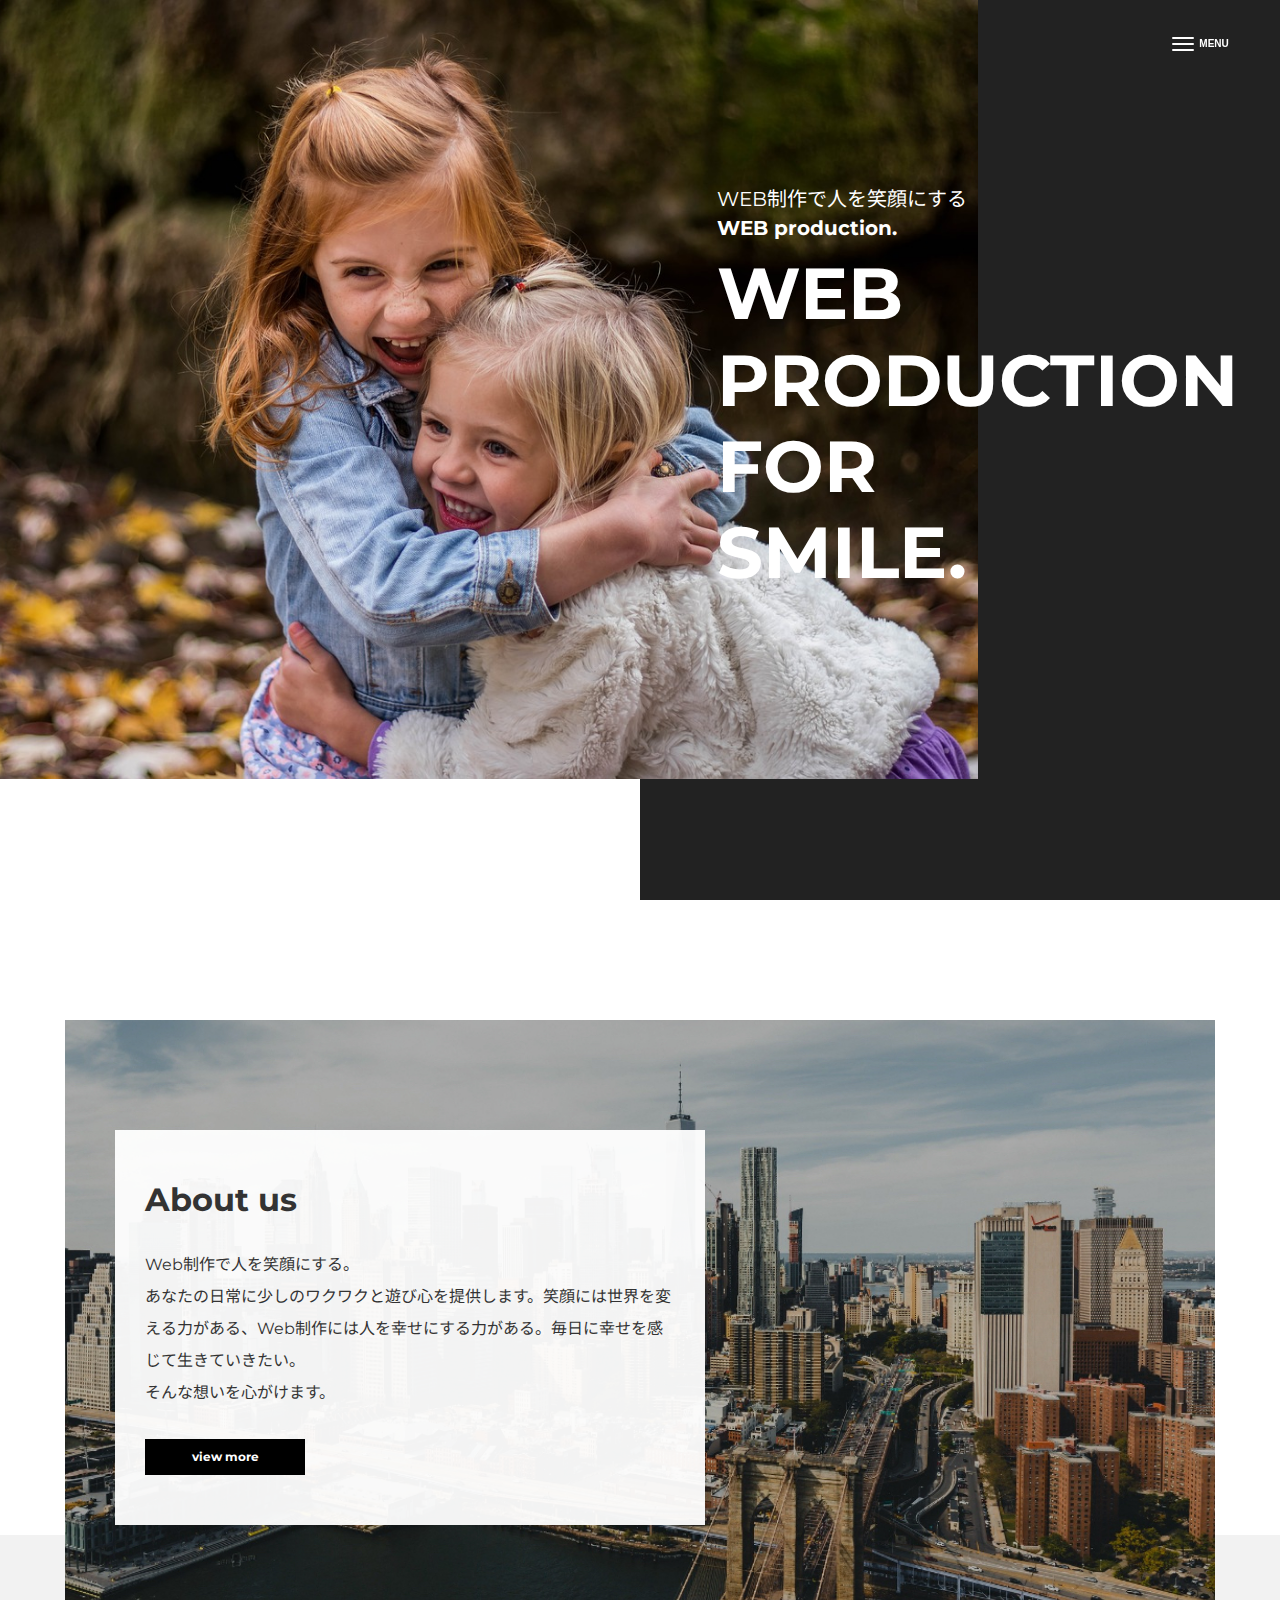
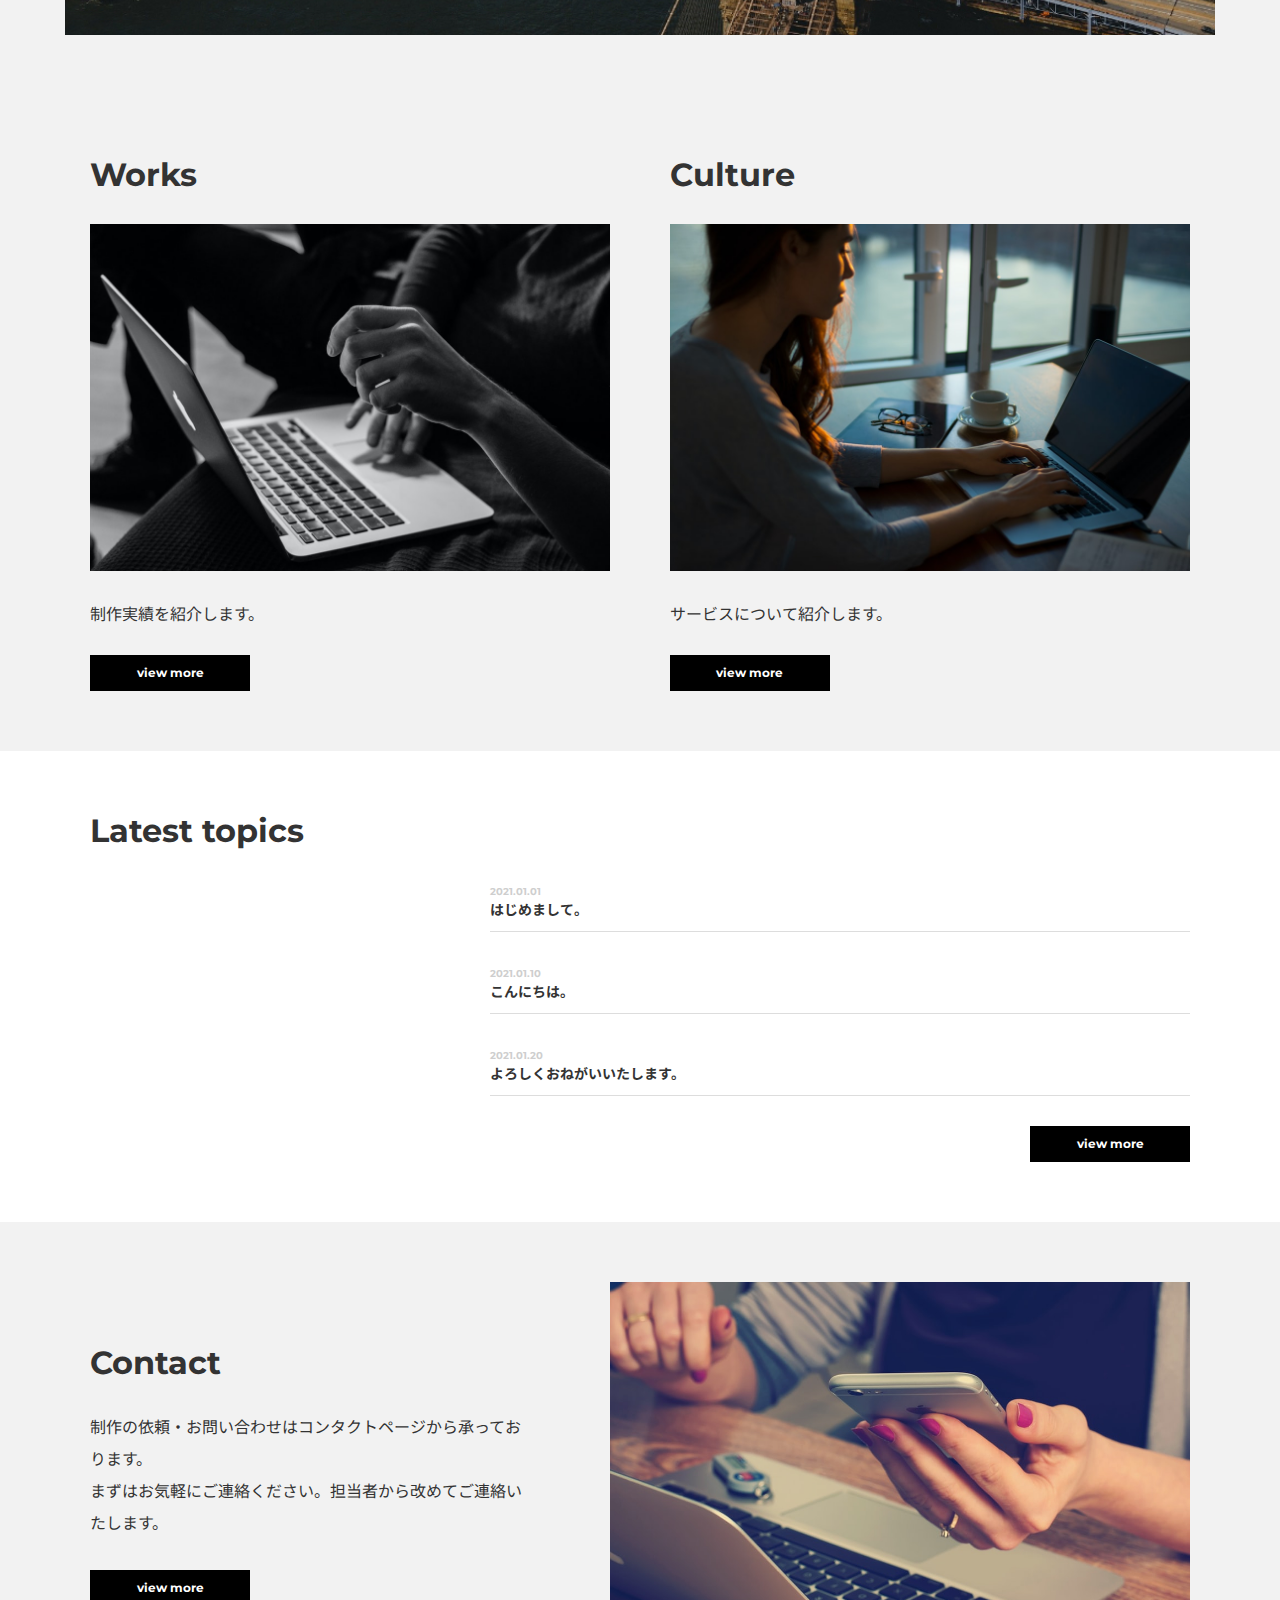
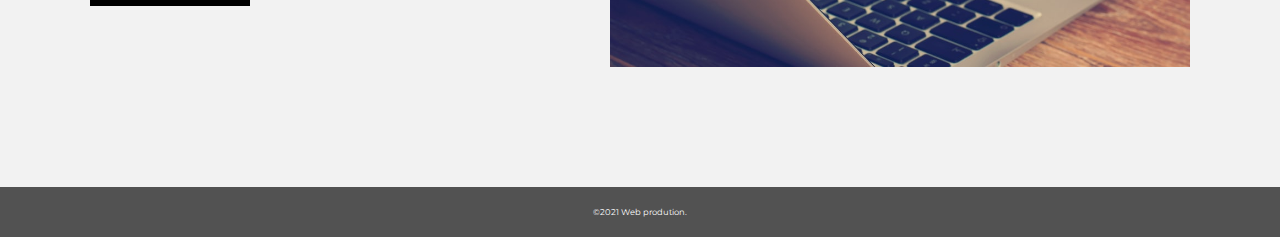
<file: index.html>
<!DOCTYPE html>
<html lang="ja">

<head>
  <meta charset="UTF-8">
  <meta name="viewport" content="width=device-width, initial-scale=1.0">
  <meta http-equiv="X-UA-Compatible" content="ie=edge">
  <title>WEB Production For smile | TOP</title>
  <link rel="stylesheet" href="./css/reset.css">
  <link href="https://fonts.googleapis.com/css?family=Montserrat:400,700|Noto+Sans+JP:400,700&display=swap" rel="stylesheet">
  <link rel="stylesheet" href="./css/style.css">
</head>

<body>
  <!-- header -->
  <header class="header flex-box">
    <h1 class="site-title">
      <a href="./index.html">
        <svg xmlns="http://www.w3.org/2000/svg" width="260" height="28.204" viewBox="0 0 260 28.204">
          <g id="site-logo" transform="translate(-59 -29)"></g>
        </svg>
      </a>
    </h1>
    <nav class="header-nav">
      <ul class="nav-list">
        <li class="nav-item"><a href="index.html">TOP</a></li>
        <li class="nav-item"><a href="./about/">About us</a></li>
        <li class="nav-item"><a href="#!">Works</a></li>
        <li class="nav-item"><a href="#!">Culture</a></li>
        <li class="nav-item"><a href="#!">Topics</a></li>
        <li class="nav-item"><a href="./contact/">Contact</a></li>
      </ul>
    </nav>
    <button class="burger-btn">
      <span class="bars">
        <span class="bar bar_top"></span>
        <span class="bar bar_mid"></span>
        <span class="bar bar_bottom"></span>
      </span>
      <span class="menu">menu</span>
    </button>
    <span class="burger-musk"></span>
  </header>
  <!-- //header -->

  <!-- main -->
  <main>
    <!-- fv -->
    <div class="fv">
      <div class="kv-wrapper">
        <div class="copy-wrapper">
          <p class="copy_jp">WEB制作で人を笑顔にする</p>
          <p class="copy_company">WEB production.</p>
          <p class="main-copy">
            Web<br>
            production<br>
            for<br>
            smile.
          </p>
        </div>
      </div>
    </div>
    <!-- //fv -->

    <!-- about -->
    <section class="section-wrapper">
      <div class="content-wrapper about-bg">
        <div class="about-content">
          <h2 class="section-title">About us</h2>
          <p class="section-text lines">
            Web制作で人を笑顔にする。<br>
            あなたの日常に少しのワクワクと遊び心を提供します。笑顔には世界を変える力がある、Web制作には人を幸せにする力がある。毎日に幸せを感じて生きていきたい。<br>
            そんな想いを心がけます。
          </p>
          <a href="./about/" class="link-btn">view more</a>
        </div>
      </div>
    </section>
    <!-- //about -->

    <div class="gray-bg l-section-wrapper">
      <div class="flex-box l-content-wrapper">
      <!-- Works -->
        <section class="s-section-wrapper">
          <div class="s-content-wrapper">
            <h2 class="section-title">Works</h2>
            <div class="section-img-wrapper"><img src="./images/works-img.jpg" alt="黒と白の椅子や机が並んでいるテラスの写真"></div>
            <p>制作実績を紹介します。</p>
            <a href="#!" class="link-btn">view more</a>
          </div>
        </section class="section-wrapper">
        <!-- //Works -->

        <!-- Clture -->
        <section class="s-section-wrapper">
          <div class="s-content-wrapper">
            <h2 class="section-title">Culture</h2>
            <div class="section-img-wrapper"><img src="./images/culture-img.jpg" alt="夕焼けをバックに飛び跳ねる6人の人物のシルエット"></div>
            <p>サービスについて紹介します。</p>
            <a href="#!" class="link-btn">view more</a>
          </div>
        </section>
        <!-- //Clture -->
      </div>
    </div>

    <!-- topics -->
    <section class="section-wrapper">
      <div class="content-wrapper">
        <h2 class="section-title">Latest topics</h2>
        <ul class="topics-list ml-auto">
          <li class="topics-item">
            <a href="#!">
              <time class="topics-date">2021.01.01</time>
              <h3 class="topics-title">はじめまして。</h3>
            </a>
          </li class="topics-item">
          <li class="topics-item">
            <a href="#!">
              <time class="topics-date">2021.01.10</time>
              <h3 class="topics-title">こんにちは。</h3>
            </a>
          </li>
          <li class="topics-item">
            <a href="#!">
              <time class="topics-date">2021.01.20</time>
              <h3 class="topics-title">よろしくおねがいいたします。</h3>
            </a>
          </li>
        </ul>
        <a href="#!" class="link-btn ml-auto">view more</a>
      </div>
    </section>
    <!-- //topics -->

    <!-- Contact -->
    <section class="section-wrapper gray-bg">
      <div class="content-wrapper flex-box">
        <div class="contact-content">
          <h2 class="section-title">Contact</h2>
          <p class="contact-text lines">
            制作の依頼・お問い合わせはコンタクトページから承っております。<br>
            まずはお気軽にご連絡ください。担当者から改めてご連絡いたします。
          </p>
          <a href="./contact/" class="link-btn">view more</a>
        </div>
        <div class="contact-img-wrapper"><img src="./images/contact-img.jpg" alt="屋外での集合写真"></div>
      </div>
    </section>
    <!-- //Contact -->

  </main>
  <!-- //main -->

  <!-- footer -->
  <footer class="footer">
    <small>&copy;2021 Web prodution.</small>
  </footer>
  <!-- //footer -->
  <script src="https://ajax.googleapis.com/ajax/libs/jquery/3.4.1/jquery.min.js"></script>
  <script src="./js/script.js"></script>
</body>
</html>
</file>
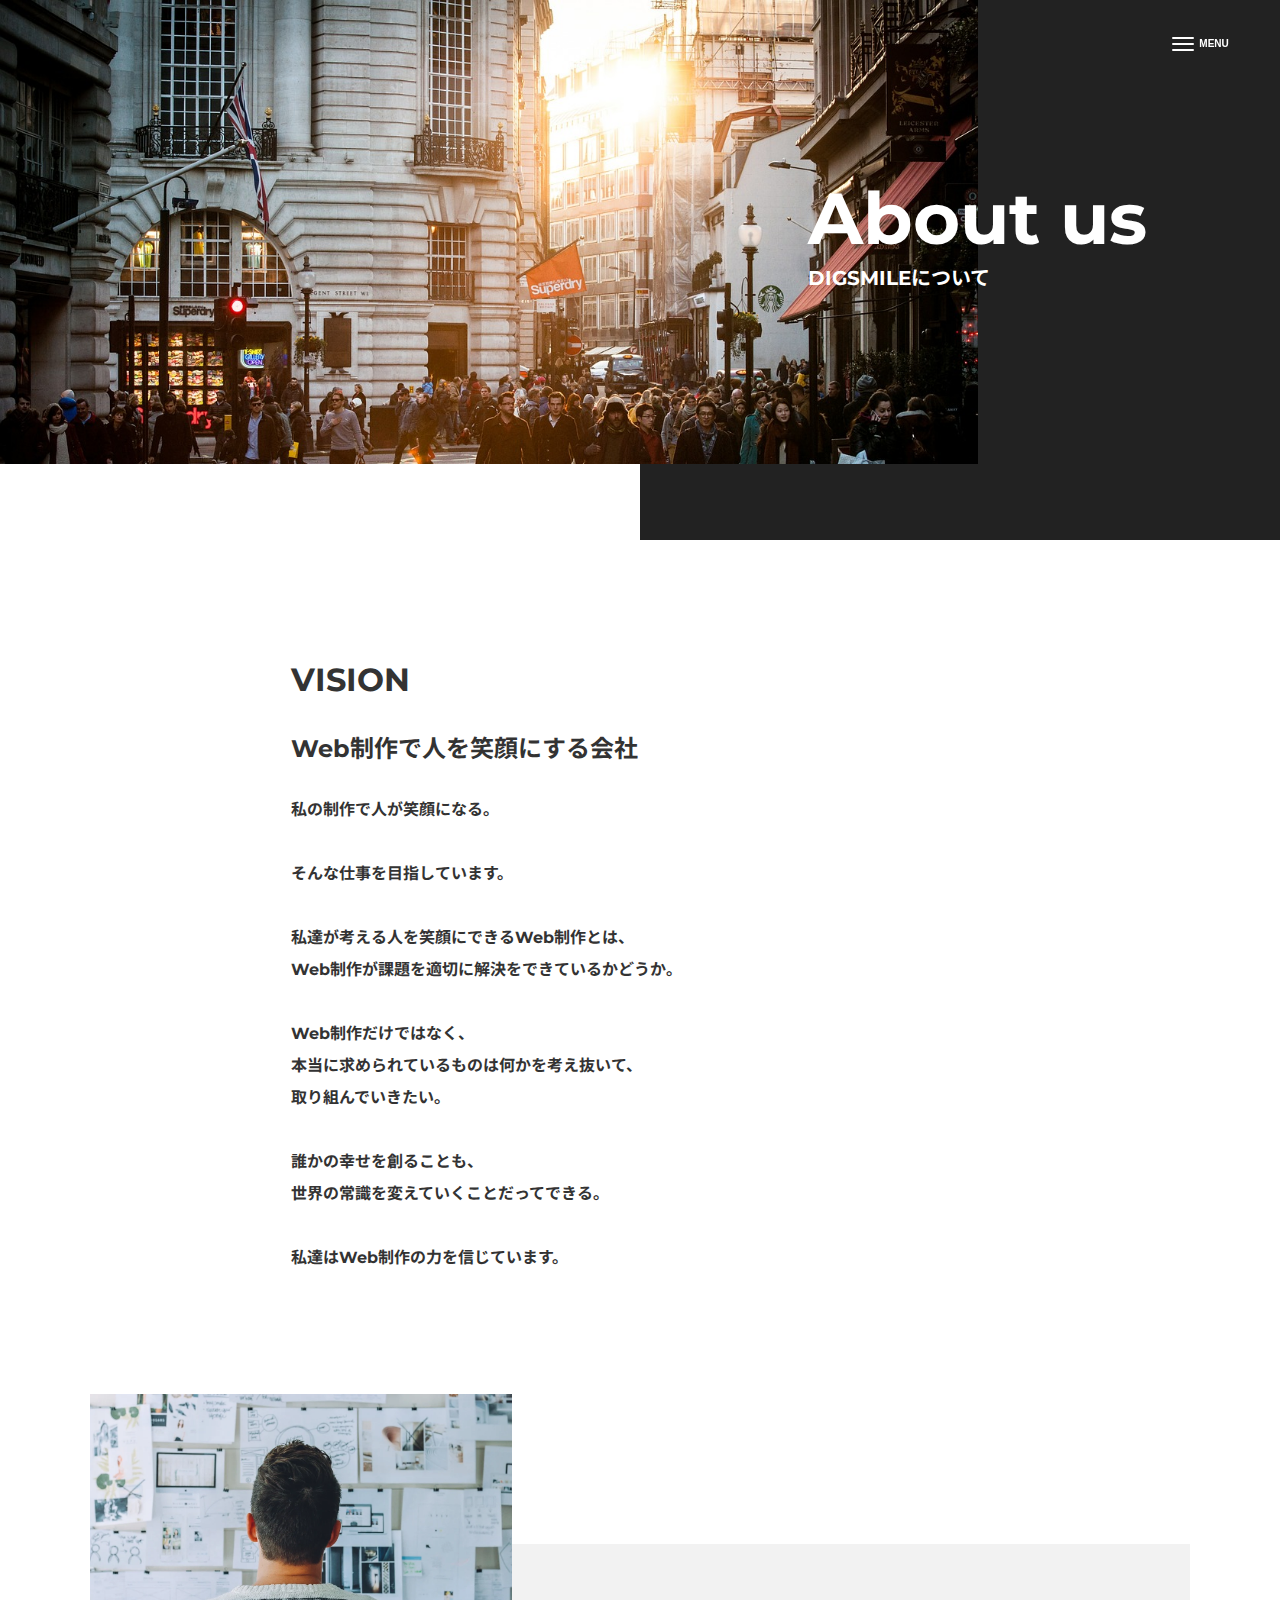
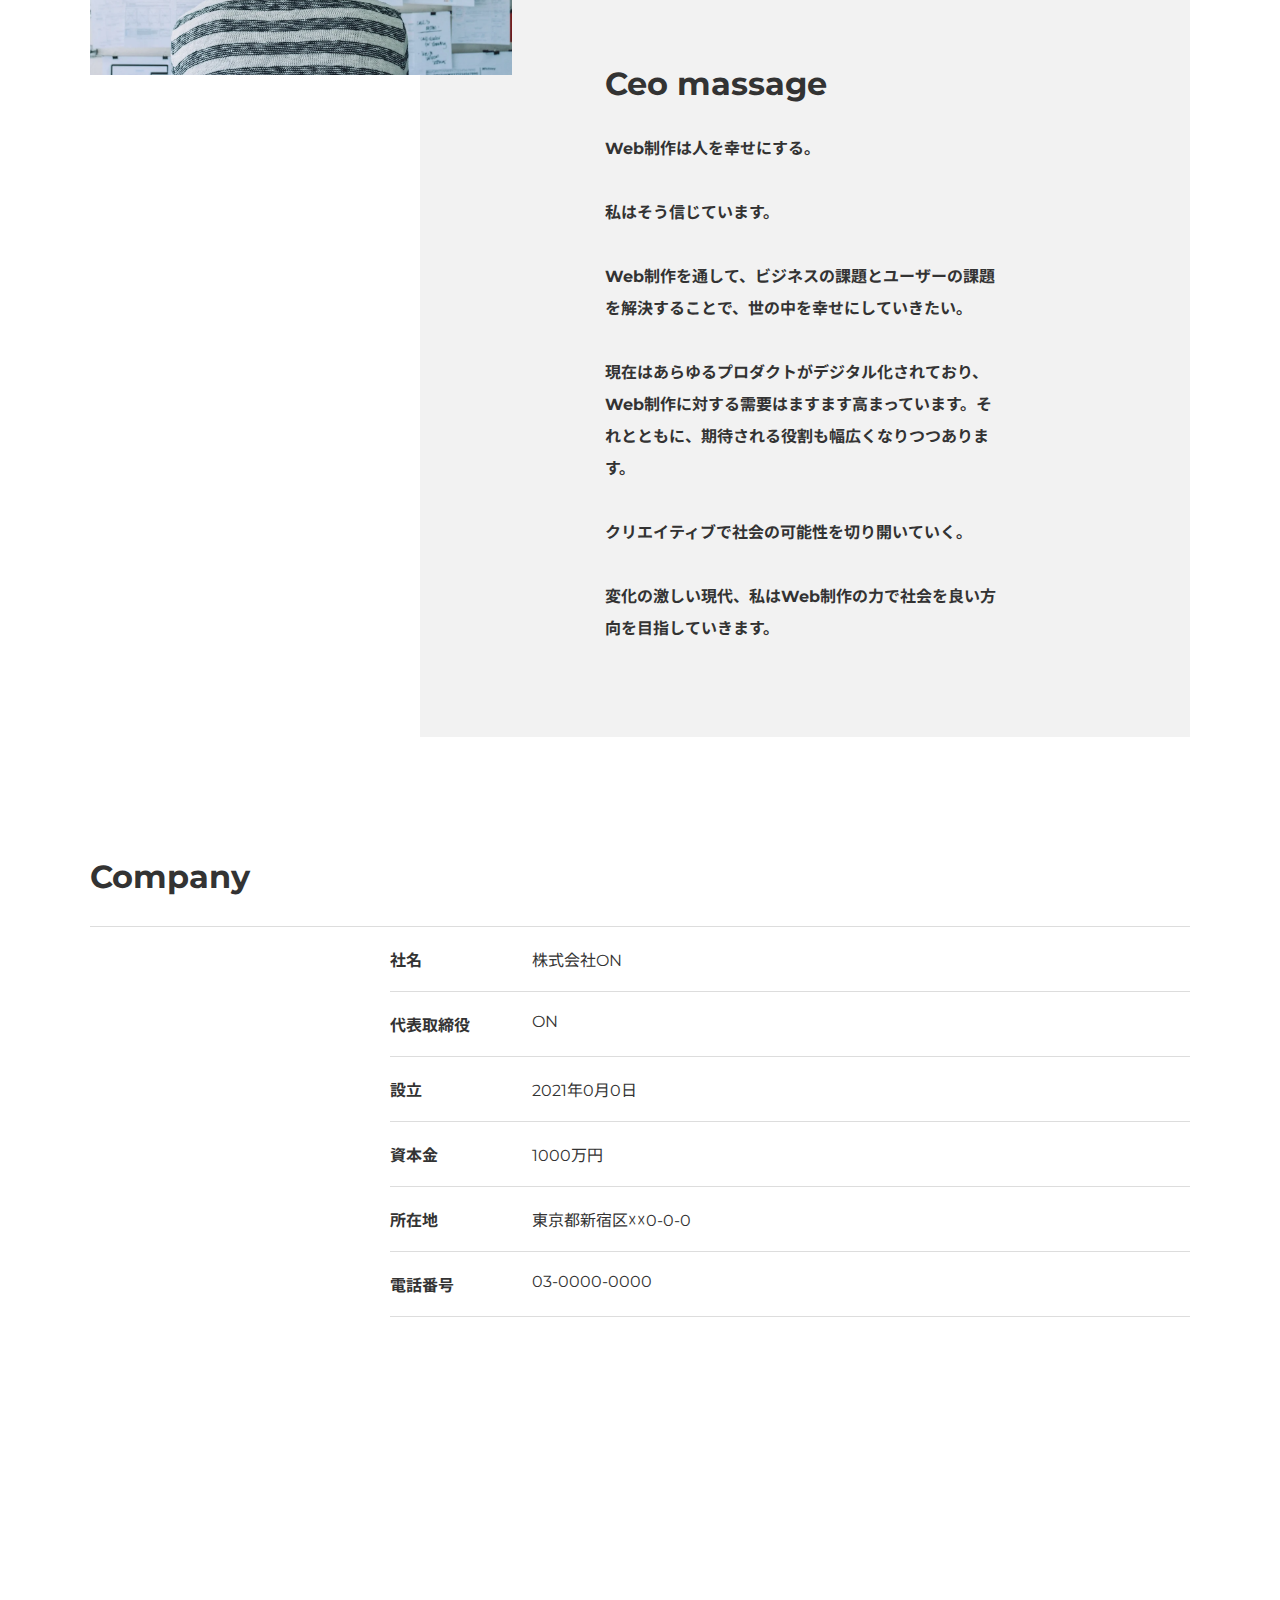
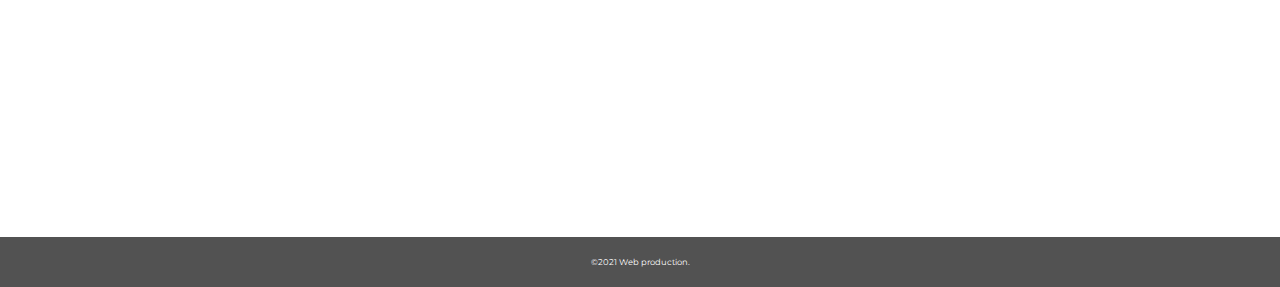
<file: about/index.html>
<!DOCTYPE html>
<html lang="ja">
<head>
  <meta charset="UTF-8">
  <meta name="viewport" content="width=device-width, initial-scale=1.0">
  <meta http-equiv="X-UA-Compatible" content="ie=edge">
  <title>WEB Production For smile. | about</title>
  <link rel="stylesheet" href="../css/reset.css">
  <link href="https://fonts.googleapis.com/css?family=Montserrat:400,700|Noto+Sans+JP:400,700&display=swap" rel="stylesheet">
  <link rel="stylesheet" href="../css/about.css">
</head>
<body>
  <!-- header -->
  <header class="header flex-box">
    <div class="site-title">
      <a href="../">
        <svg xmlns="http://www.w3.org/2000/svg" width="260" height="28.204" viewBox="0 0 260 28.204">
          <g id="site-logo" transform="translate(-59 -29)">
          </g>
        </svg>
      </a>
    </div>
    <nav class="header-nav">
      <ul class="nav-list">
        <li class="nav-item"><a href="../index.html">TOP</a></li>
        <li class="nav-item"><a href="./">About us</a></li>
        <li class="nav-item"><a href="#!">Works</a></li>
        <li class="nav-item"><a href="#!">Culture</a></li>
        <li class="nav-item"><a href="#!">Topics</a></li>
        <li class="nav-item"><a href="../contact/">Contact</a></li>
      </ul>
    </nav>
    <button class="burger-btn">
      <span class="bars">
        <span class="bar bar_top"></span>
        <span class="bar bar_mid"></span>
        <span class="bar bar_bottom"></span>
      </span>
      <span class="menu">menu</span>
    </button>
    <span class="burger-musk"></span>
  </header>
  <!-- //header -->

  <!-- main -->
  <main>
    <!-- fv -->
    <div class="fv">
      <div class="kv-wrapper">
        <h1 class="page-title">
          About us
          <span>DIGSMILEについて</span>
        </h1>
        </div>
      </div>
    </div>
    <!-- //fv -->

    <!-- vision -->
    <section class="section-wrapper">
      <div class="content-wrapper">
        <div class="vision-wrapper">
          <h2 class="section-title">VISION</h2>
          <p class="vision">Web制作で人を笑顔にする会社</p>
          <p class="vision-text lines">
            私の制作で人が笑顔になる。<br><br>

            そんな仕事を目指しています。<br><br>
            
            私達が考える人を笑顔にできるWeb制作とは、<br>
            Web制作が課題を適切に解決をできているかどうか。<br><br>
            
            Web制作だけではなく、<br>
            本当に求められているものは何かを考え抜いて、<br>
            取り組んでいきたい。<br><br>
            
            誰かの幸せを創ることも、<br>
            世界の常識を変えていくことだってできる。<br><br>
            
            私達はWeb制作の力を信じています。
          </p>
        </div>
      </div>
    </section>
    <!-- //vision -->

    <!-- ceo message -->
    <section class="section-wrapper">
      <div class="content-wrapper relative">
        <div class="vision-content gray-bg">
          <div class="vision-content-inner">
            <h2 class="section-title">Ceo massage</h2>
            <p class="ceo-message lines">
              Web制作は人を幸せにする。<br><br>  

              私はそう信じています。<br><br>

              Web制作を通して、ビジネスの課題とユーザーの課題を解決することで、世の中を幸せにしていきたい。<br><br>

              現在はあらゆるプロダクトがデジタル化されており、Web制作に対する需要はますます高まっています。それとともに、期待される役割も幅広くなりつつあります。<br><br>

              クリエイティブで社会の可能性を切り開いていく。<br><br>

              変化の激しい現代、私はWeb制作の力で社会を良い方向を目指していきます。<br><br>
            </p>
          </div>
          <div class="ceo-img-wrapper"><img src="../images/ceo-img.jpg" alt=""></div>
        </div>
      </div>
    </section>
    <!-- //ceo message -->
    

    <!-- company -->
    <section class="section-wrapper">
      <div class="content-wrapper">
        <h2 class="section-title">Company</h2>
        <dl class="company-info-list">
          <div>
            <dt class="company-info-title">社名</dt>
            <dd class="company-info-detail">株式会社ON</dd>
          </div>
          <div>
            <dt class="company-info-title">代表取締役</dt>
            <dd class="company-info-detail">ON</dd>
          </div>
          <div>
            <dt class="company-info-title">設立</dt>
            <dd class="company-info-detail">2021年0月0日</dd>
          </div>
          <div>
            <dt class="company-info-title">資本金</dt>
            <dd class="company-info-detail">1000万円</dd>
          </div>
          <div>
            <dt class="company-info-title">所在地</dt>
            <dd class="company-info-detail">東京都新宿区☓☓0-0-0</dd>
          </div>
          <div>
            <dt class="company-info-title">電話番号</dt>
            <dd class="company-info-detail">03-0000-0000</dd>
          </div>
        </dl>
        <div class="maps-outer">
          <iframe src="https://www.google.com/maps/embed?pb=!1m14!1m12!1m3!1d51840.012959975305!2d139.6741808742957!3d35.70159767986079!2m3!1f0!2f0!3f0!3m2!1i1024!2i768!4f13.1!5e0!3m2!1sja!2sjp!4v1579314444156!5m2!1sja!2sjp" width="600" height="450" frameborder="0" style="border:0;" allowfullscreen=""></iframe>
        </div>
      </div>
    </section>
    <!-- //company -->
  </main>
  <!-- //main -->

  <!-- footer -->
  <footer class="footer">
    <small>&copy;2021 Web production.</small>
  </footer>
  <!-- //footer -->
  <script src="https://ajax.googleapis.com/ajax/libs/jquery/3.4.1/jquery.min.js"></script>
  <script src="../js/script.js"></script>
</body>
</html>
</file>
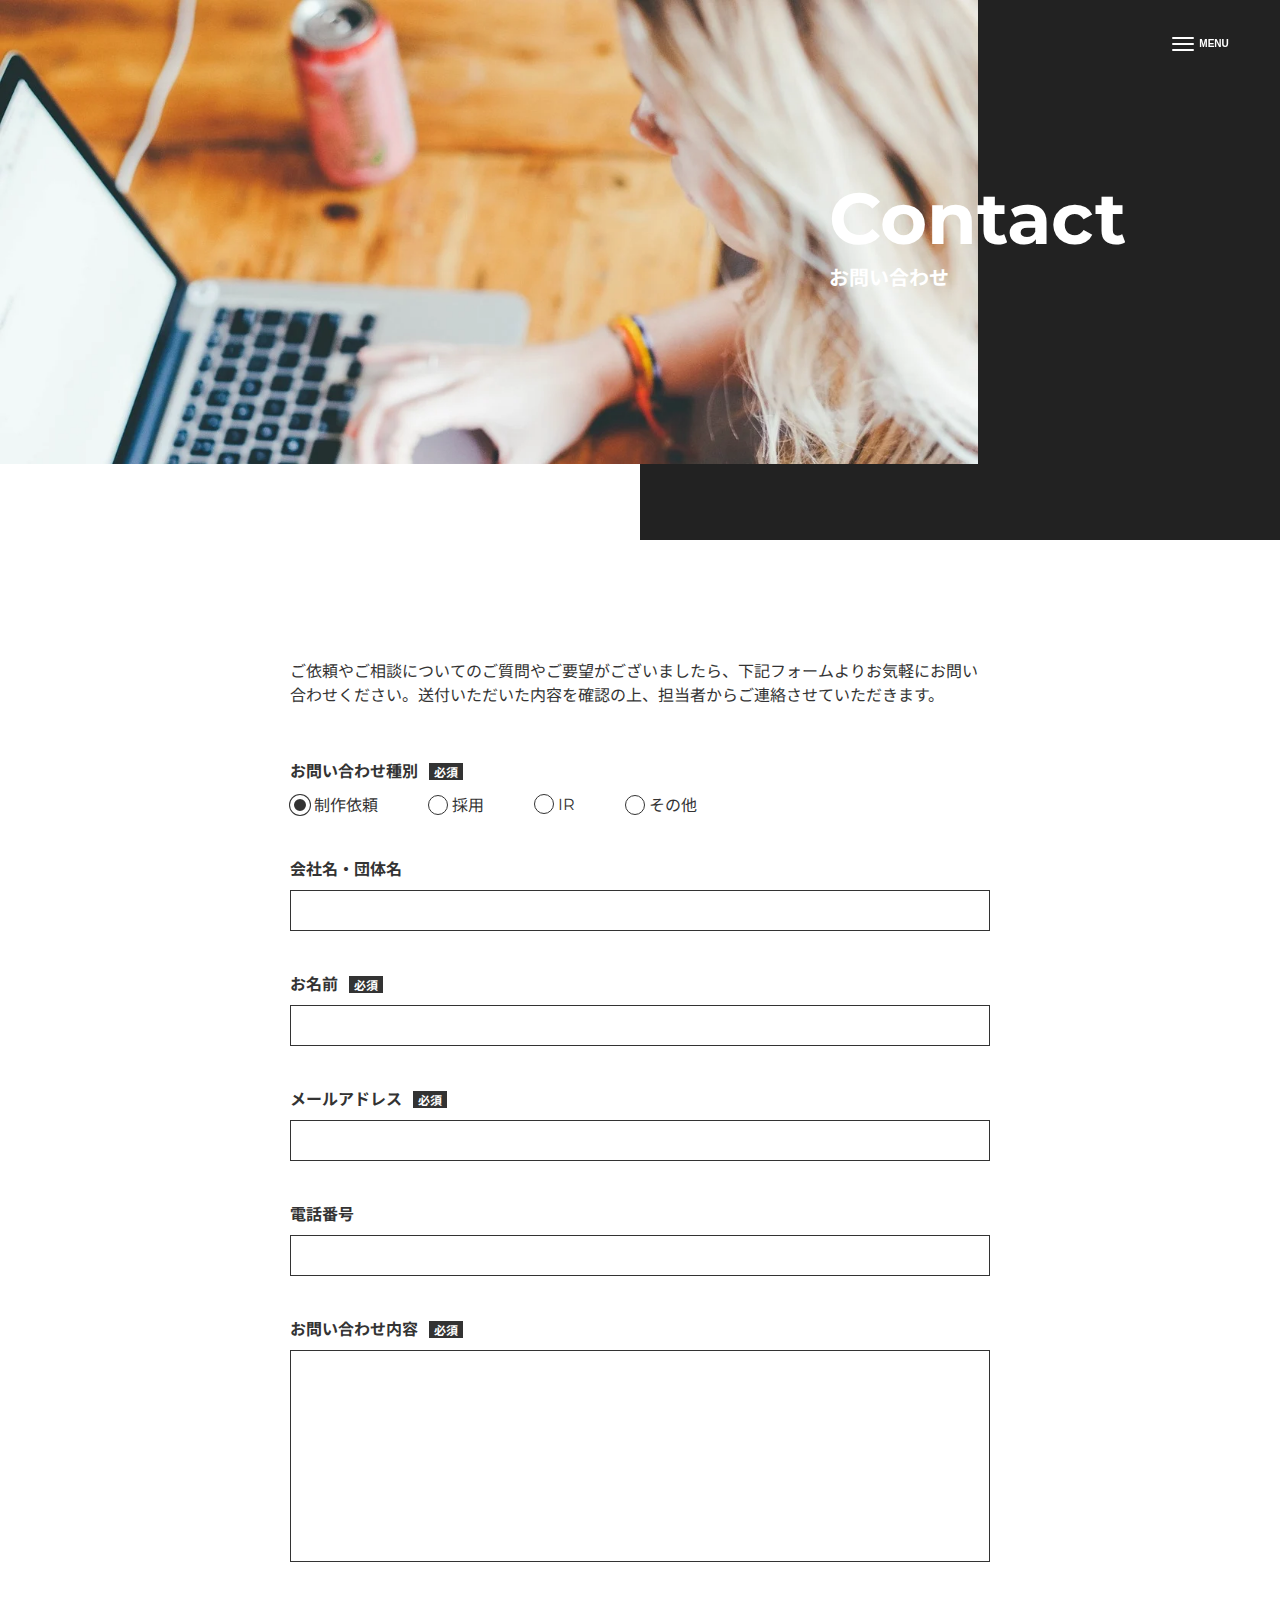
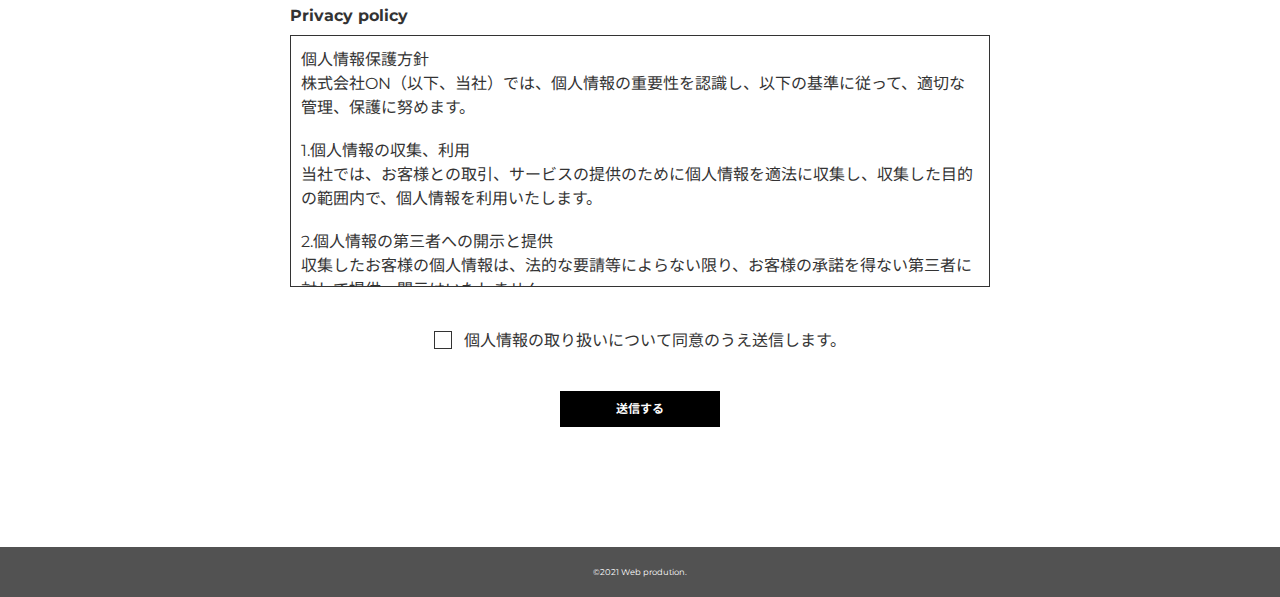
<file: contact/index.html>
<!DOCTYPE html>
<html lang="ja">
<head>
  <meta charset="UTF-8">
  <meta name="viewport" content="width=device-width, initial-scale=1.0">
  <meta http-equiv="X-UA-Compatible" content="ie=edge">
  <title>WEB Production For smile. | contact</title>
  <link rel="stylesheet" href="../css/reset.css">
  <link href="https://fonts.googleapis.com/css?family=Montserrat:400,700|Noto+Sans+JP:400,700&display=swap" rel="stylesheet">
  <link rel="stylesheet" href="../css/contact.css">
</head>
<body>
  <!-- header -->
  <header class="header flex-box">
    <div class="site-title">
      <a href="../">
        <svg xmlns="http://www.w3.org/2000/svg" width="260" height="28.204" viewBox="0 0 260 28.204">
          <g id="site-logo" transform="translate(-59 -29)">
          </g>
        </svg>
      </a>
    </div>
    <nav class="header-nav">
      <ul class="nav-list">
        <li class="nav-item"><a href="../index.html">TOP</a></li>
        <li class="nav-item"><a href="../about/">About us</a></li>
        <li class="nav-item"><a href="#!">Works</a></li>
        <li class="nav-item"><a href="#!">Culture</a></li>
        <li class="nav-item"><a href="#!">Topics</a></li>
        <li class="nav-item"><a href="./">Contact</a></li>
      </ul>
    </nav>
    <button class="burger-btn">
      <span class="bars">
        <span class="bar bar_top"></span>
        <span class="bar bar_mid"></span>
        <span class="bar bar_bottom"></span>
      </span>
      <span class="menu">menu</span>
    </button>
    <span class="burger-musk"></span>
  </header>
  <!-- //header -->

  <!-- main -->
  <main>
    <!-- fv -->
    <div class="fv">
      <div class="kv-wrapper">
        <h1 class="page-title">
          Contact
          <span>お問い合わせ</span>
        </h1>
        </div>
      </div>
    </div>
    <!-- //fv -->

    <!-- contact -->
    <div class="contact-wrapper">
      <div class="contact-inner">
        <p class="contact-lead lines">
          ご依頼やご相談についてのご質問やご要望がございましたら、下記フォームよりお気軽にお問い合わせください。送付いただいた内容を確認の上、担当者からご連絡させていただきます。
        </p>
        <form action="">
          <ul class="form-list">
            <li class="form-item">
              <div class="form-item-title">
                お問い合わせ種別
                <span class="required">必須</span>
              </div>
              <ul class="inquiry-type-list">
                <li class="inquiry-type-item">
                  <input type="radio" class="radio-btn" name="inquiry-type" id="request" checked>
                  <label for="request">制作依頼</label>
                </li>
                <li class="inquiry-type-item">
                  <input type="radio" class="radio-btn" name="inquiry-type" id="recruit">
                  <label for="recruit">採用</label>
                </li>
                <li class="inquiry-type-item">
                  <input type="radio" class="radio-btn" name="inquiry-type" id="ir">
                  <label for="ir">IR</label>
                </li>
                <li class=inquiry-type-item>
                  <input type="radio" class="radio-btn" name="inquiry-type" id="other">
                  <label for="other">その他</label>
                </li>
              </ul>
            </li>
            <li class="form-item">
              <div class="form-item-title">
                <label for="company-name">会社名・団体名</label>
              </div>
              <input type="text" class="text-box" id="company-name">
            </li>
            <li class="form-item">
              <div class="form-item-title">
                <label for="name">お名前</label>
                <span class="required">必須</span>
              </div>
              <input type="text" class="text-box" id="name">
            </li>
            <li class="form-item">
              <div class="form-item-title">
                <label for="email">メールアドレス</label>
                <span class="required">必須</span>
              </div>
              <input type="text" class="text-box" id="email">
            </li>
            <li class="form-item">
              <div class="form-item-title">
                <label for="tel">電話番号</label>
              </div>
              <input type="text" class="text-box" id="tel">
            </li>
            <li class="form-item">
              <div class="form-item-title">
                <label for="detail">お問い合わせ内容</label>
                <span class="required">必須</span>
              </div>
              <textarea name="" id="" cols="30" rows="10" id="detail" class="textarea"></textarea>
            </li>
          </ul>
          <p class="privacy-policy-title">Privacy policy</p>
          <div class="privacy-policy-wrapper">
            <p class="privacy-policy-detail">
              個人情報保護方針<br>
              株式会社ON（以下、当社）では、個人情報の重要性を認識し、以下の基準に従って、適切な管理、保護に努めます。<br><br>

              1.個人情報の収集、利用<br>
              当社では、お客様との取引、サービスの提供のために個人情報を適法に収集し、収集した目的の範囲内で、個人情報を利用いたします。<br><br>

              2.個人情報の第三者への開示と提供<br>
              収集したお客様の個人情報は、法的な要請等によらない限り、お客様の承諾を得ない第三者に対して提供・開示はいたしません。<br>
              業務の都合上、業務委託先に個人情報を提供する場合は、機密保持契約等によって業務委託先に個人情報保護を義務付けるとともに、業務委託先が適切に個人情報を取り扱うように管理いたします。<br><br>

              3.個人情報の保護<br>
              当社では、個人情報の紛失、破壊、改ざん、不正アクセス、および漏えい等を防止するため、適切な対策を行います。<br><br>

              4.法令および関連規範の遵守<br>
              当社は、個人情報の取り扱いに関して、個人情報保護法をはじめとする個人情報に関する法令および関連する規範を遵守します。<br><br>

              5.個人情報の開示・訂正・削除<br>
              当社では、個人情報の開示・訂正・削除等の依頼があった場合、情報提供者本人であることを確認の上、すみやかに対応いたします。<br><br>

              法令や当社方針により、プライバシー・ポリシーを予告なく改訂することがあります。<br><br>

              お問い合わせ窓口<br>
              当社の個人情報の取扱いに関するお問い合わせは下記までご連絡お願いいたします。<br>
              000-000-0000<br><br>
            </p>
          </div>
          <p class="confirm">
            <input type="checkbox" class="checkbox" id="check">
            <label for="check">個人情報の取り扱いについて同意のうえ送信します。</label>
          </p>
          <div class="btn-wrapper">
            <input type="submit" value="送信する" class="submit-btn">
          </div>
        </form>
      </div>
    </div>
    <!-- //contact -->
  </main>
  <!-- //main -->

  <!-- footer -->
  <footer class="footer">
    <small>&copy;2021 Web prodution.</small>
  </footer>
  <!-- //footer -->
  <script src="https://ajax.googleapis.com/ajax/libs/jquery/3.4.1/jquery.min.js"></script>
  <script src="../js/script.js"></script>
</body>
</html>
</file>
<file: css/style.css>
/* ----------------------- */
/* base
/* ----------------------- */

html{
  font-size: 62.5%;
}
body{
  font-size: 1.6rem;
  font-family: 'Montserrat', 'Noto Sans JP', sans-serif;
  color: #333;
}
img,svg{
  width: 100%;
  vertical-align: bottom;
}
a{
  text-decoration: none;
  display: inline-block;
}
a:hover{
  opacity: .7;
  transition: .3s;
}
button{
  background-color: transparent;
  border: none;
  cursor: pointer;
  outline: none;
  padding: 0;
  appearance: none;
}


.section-wrapper{
  padding: 60px 0;
}
.flex-box{
  display: flex;
  justify-content: space-between;
  align-items: center;
}
.content-wrapper{
  max-width: 1100px;
  padding: 0 30px;
  margin: 0 auto;
}
.section-title{
  font-size: 3.2rem;
  font-weight: bold;
  margin-bottom: 30px;
}
.link-btn{
  color: #fff;
  background-color: #000;
  width: 160px;
  line-height: 36px;
  font-size: 1.2rem;
  display: block;
  text-align: center;
  font-weight: bold;
  margin-top: 30px;
}
.gray-bg{
  background-color: #f2f2f2;
}
.lines{
  line-height: 2;
}

/* ----------------------- */
/* header
/* ----------------------- */
.site-title{
  width: 260px;
  position: fixed;
  top: 38px;
  left: 4vw;
  z-index: 1;
}
.site-title.black svg path{
  fill: #333;
  transition: fill .3s;
}
.header-nav{
  font-weight: bold;
  font-size: 2rem;
  position: fixed;
  top: 0;
  right: 0;
  height: 100vh;
  width: 36.1vw;
  text-align: center;
  padding: 120px 0 0;
  background-color:rgba(34,34,34,.95);
  z-index: 2;
  transform: translateX(100%);
  opacity: 0;
  transition: transform .3s,opacity .3s;
}
.nav-item{
  margin-bottom: 30px;
}
.nav-item:first-of-type{
  margin-bottom: 40px;
}
.nav-item:last-of-type{
  margin-bottom: 0;
}
.header-nav a{
  color: #fff;
}

/* ハンバーガーボタン（メニューが開いていないとき） */
.burger-btn{
  display: flex;
  align-items: center;
  position: fixed;
  top: 38px;
  right: 4vw;
  z-index: 3;
}
.bar{
  display: block;
  background-color: #fff;
  height: 2px;
  width: 22px;
  border-radius: 1px;
}
.bar_top{
  transform: translateY(-4px);
  transition: transform .3s;
}
.bar_bottom{
  transform: translateY(4px);
  transition: transform .3s;
}

.menu{
  display: block;
  font-size: 1rem;
  text-transform: uppercase;
  color: #fff;
  font-weight: bold;
  margin-left: 5px;
}

/* ハンバーガーボタン（メニューが開いたとき） */
.bar.cross.bar_top{
  transform: translateY(2px)rotate(30deg);
  transition: transform .3s;
}
.bar.cross.bar_mid{
  opacity: 0;
  transition: opacity .3s;
}
.bar.cross.bar_bottom{
  transform: translateY(-2px)rotate(-30deg);
  transition: transform .3s;
}

/* ハンバーガーメニューが開いたとき */
body.noscroll{
  overflow: hidden;
}
.header-nav.open{
  transform: translateX(0);
  opacity: 1;
  transition: transform .3s,opacity .3s;
}
.burger-musk{
  display: none;
  height: 100vh;
  width: 100vw;
  position: fixed;
  top: 0;
  left: 0;
  background-color:rgba(0,0,0,.5);
  z-index: 1;
}

.burger-btn.black .bar{
  background-color: #333;
  transition: background-color .3s;
}
.burger-btn.black .menu{
  color: #333;
  transition: color .3s;
}

/* ----------------------- */
/* key visual
/* ----------------------- */
.fv{
  height: 100vh;
}
.fv::after{
  content: "";
  display: block;
  position: absolute;
  top: 0;
  right: 0;
  background-color: #222;
  width: 50%;
  height: 100%;
  z-index: -1;
}
.kv-wrapper{
  height: 86.5%;
  width: 76.4%;
  background-image: url(../images/kv-img.jpg);
  background-size: cover;
  background-position: center 0;
  position: relative;
}
.copy-wrapper{
  position: absolute;
  top: 50%;
  right: 0;
  transform: translate(50%,-50%);
  color: #fff;
}
.copy_jp{
  font-size: 2rem;
  margin-bottom: 4px;
}
.copy_company{
  font-size: 2rem;
  margin-bottom: 10px;
  font-weight: bold;
}
.main-copy{
  font-size: 7.2rem;
  line-height: 1.2;
  font-weight: bold;
  text-transform: uppercase;
}


/* ----------------------- */
/* section_about
/* ----------------------- */
.section-wrapper:first-of-type{
  padding-top: 120px;
  position: relative;
}
.section-wrapper:first-of-type::after{
  content: "";
  width: 100vw;
  height: 160px;
  display: block;
  background-color: #f2f2f2;
  position: absolute;
  bottom: 0;
  z-index: -1;
}
.about-bg{
  background-image: url(../images/about-img.jpg);
  background-size: cover;
  background-repeat: no-repeat;
  background-position: center;
  padding: 110px 0 110px 50px;
}
.about-content{
  max-width: 590px;
  padding: 50px 30px;
  box-sizing: border-box;
  background-color:rgba(255,255,255,.95);
}

/* ----------------------- */
/* section_works
/* ----------------------- */
.l-section-wrapper{
  padding: 60px 0;
}
.l-content-wrapper{
  max-width: 1100px;
  padding: 0 30px;
  margin: 0 auto;
}
.s-section-wrapper{
  width: 47.3%;
}
.section-img-wrapper{
  margin-bottom: 30px;
}

/* ----------------------- */
/* section_topics
/* ----------------------- */
.topics-list{
  max-width: 700px;
}
.topics-item{
  padding-bottom: 12px;
  border-bottom: 1px solid #ddd;
  margin-bottom: 30px;
}
.topics-date{
  color: #cecece;
  font-size: 1rem;
  font-weight: bold;
}
.topics-title{
  color: #333;
  font-size: 1.4rem;
  font-weight: bold;
}
.ml-auto{
  margin-left: auto;
}

/* ----------------------- */
/* section_contact
/* ----------------------- */
.section-wrapper:last-of-type{
  padding-bottom: 120px;
}
.contact-content{
  width: 40%;
}
.contact-img-wrapper{
  width: 52.7%;
}

/* ----------------------- */
/* footer
/* ----------------------- */
.footer{
  line-height: 50px;
  background-color: #525252;
  text-align: center;
  color: #fff;
  font-size: 1rem;
}

/* ↓SP版の記述 */
@media screen and (max-width: 768px){
/* ----------------------- */
/* base_sp
/* ----------------------- */
body{
  font-size: 1.4rem;
}
.section-wrapper{
  padding: 40px 0;
}

/* ----------------------- */
/* header_sp
/* ----------------------- */
.site-title{
  width: 180px;
  top: 21px;
}
.burger-btn{
  top: 28px;
}
.header-nav{
  width: 67.7vw;
}

/* ----------------------- */
/* fv_sp
/* ----------------------- */
.copy-wrapper{
  left: 25%;
  transform: translate(0,-50%);
}
.copy_jp{
  font-size: 1.6rem;
}
.copy_company{
  font-size: 1.6rem;
}
.main-copy{
  font-size: 4.0rem;
}



/* ----------------------- */
/* section_about_sp
/* ----------------------- */
.section-wrapper:first-of-type{
  padding: 80px 0 4vw;
}
.content-wrapper.about-bg{
  padding: 50px 4vw;
}
.about-content{
  margin: 0 auto;
}



/* ----------------------- */
/* section_works_sp
/* ----------------------- */
.l-section-wrapper{
  padding: 40px 0;
}
.l-content-wrapper{
  flex-direction: column;
  align-items: flex-start;
  padding: 0 4vw;
}
.s-section-wrapper{
  width: 520px;
  max-width: 100%;
}
.s-section-wrapper:first-of-type{
  margin-bottom: 80px;
}

/* ----------------------- */
/* section_topics_sp
/* ----------------------- */
.topics-title{
  font-size: 1.2rem;
}
.topics-item{
  margin-bottom: 20px;
}
.ml-auto{
  margin-left: 0;
}

/* ----------------------- */
/* section_contact_sp
/* ----------------------- */
.content-wrapper{
  flex-direction: column-reverse;
  align-items: flex-start;
  padding: 0 4vw;
}
.contact-content{
  width: 440px;
  max-width: 100%;
  margin-top: 30px;
}
.contact-img-wrapper{
  width: 520px;
  max-width: 100%;
}
.section-wrapper:last-of-type{
  padding-bottom: 80px;
}


}
</file>
<file: css/about.css>
/* ----------------------- */
/* base
/* ----------------------- */

html{
  font-size: 62.5%;
}
body{
  font-size: 1.6rem;
  font-family: 'Montserrat', 'Noto Sans JP', sans-serif;
  color: #333;
}
img,svg{
  width: 100%;
  vertical-align: bottom;
}
a{
  text-decoration: none;
  display: inline-block;
}
a:hover{
  opacity: .7;
  transition: .3s;
}
button{
  background-color: transparent;
  border: none;
  cursor: pointer;
  outline: none;
  padding: 0;
  appearance: none;
}
.section-wrapper{
  padding: 60px 0;
}
.flex-box{
  display: flex;
  justify-content: space-between;
  align-items: center;
}
.content-wrapper{
  max-width: 1100px;
  padding: 0 30px;
  margin: 0 auto;
}
.section-title{
  font-size: 3.2rem;
  font-weight: bold;
  margin-bottom: 30px;
}
.link-btn{
  color: #fff;
  background-color: #000;
  width: 160px;
  line-height: 36px;
  font-size: 1.2rem;
  display: block;
  text-align: center;
  font-weight: bold;
  margin-top: 30px;
}
.gray-bg{
  background-color: #f2f2f2;
}
.lines{
  line-height: 2;
}
/* ----------------------- */
/* header
/* ----------------------- */
.site-title{
  width: 260px;
  position: fixed;
  top: 38px;
  left: 4vw;
  z-index: 1;
}
.site-title.black svg path{
  fill: #333;
  transition: fill .3s;
}
.header-nav{
  /* display: none; */
  font-weight: bold;
  font-size: 2rem;
  position: fixed;
  top: 0;
  right: 0;
  height: 100vh;
  width: 36.1vw;
  text-align: center;
  padding: 120px 0 0;
  background-color:rgba(34,34,34,.95);
  z-index: 2;
  transform: translateX(100%);
  opacity: 0;
  transition: transform .3s,opacity .3s;
}
.nav-item{
  margin-bottom: 30px;
}
.nav-item:first-of-type{
  margin-bottom: 40px;
}
.nav-item:last-of-type{
  margin-bottom: 0;
}
.header-nav a{
  color: #fff;
}

/* ハンバーガーボタン（メニューが開いていないとき） */
.burger-btn{
  display: flex;
  align-items: center;
  position: fixed;
  top: 38px;
  right: 4vw;
  z-index: 3;
}
.bar{
  display: block;
  background-color: #fff;
  height: 2px;
  width: 22px;
  border-radius: 1px;
}
.bar_top{
  transform: translateY(-4px);
  transition: transform .3s;
}
.bar_bottom{
  transform: translateY(4px);
  transition: transform .3s;
}
.menu{
  display: block;
  font-size: 1rem;
  text-transform: uppercase;
  color: #fff;
  font-weight: bold;
  margin-left: 5px;
}

/* ハンバーガーボタン（メニューが開いたとき） */
.bar.cross.bar_top{
  transform: translateY(2px)rotate(30deg);
  transition: transform .3s;
}
.bar.cross.bar_mid{
  opacity: 0;
  transition: opacity .3s;
}
.bar.cross.bar_bottom{
  transform: translateY(-2px)rotate(-30deg);
  transition: transform .3s;
}

/* ハンバーガーメニューが開いたとき */
body.noscroll{
  overflow: hidden;
}
.header-nav.open{
  transform: translateX(0);
  opacity: 1;
  transition: transform .3s,opacity .3s;
}
.burger-musk{
  display: none;
  height: 100vh;
  width: 100vw;
  position: fixed;
  top: 0;
  left: 0;
  background-color:rgba(0,0,0,.5);
  z-index: 1;
}

.burger-btn.black .bar{
  background-color: #333;
  transition: background-color .3s;
}
.burger-btn.black .menu{
  color: #333;
  transition: color .3s;
}

/* ----------------------- */
/* key visual
/* ----------------------- */
.fv{
  height: 60vh;
  min-height: 450px;
}
.fv::after{
  content: "";
  display: block;
  position: absolute;
  top: 0;
  right: 0;
  background-color: #222;
  width: 50%;
  height: 60vh;
  min-height: 450px;
  z-index: -1;
}
.kv-wrapper{
  height: 86%;
  width: 76.4%;
  background-image: url(../images/heading-img_about.jpg);
  background-size: cover;
  background-position: center 0;
  position: relative;
}

.page-title {
  font-size: 7.2rem;
  font-weight: bold;
  color: #fff;
  position: absolute;
  top: 50%;
  right: 0;
  transform: translate(50%,-50%);
}
.page-title span{
  font-size: 2rem;
  display: block;
}

/* ----------------------- */
/* section_vision
/* ----------------------- */
.section-wrapper:first-of-type{
  padding-top: 120px;
}
.vision-wrapper{
  padding-left: 15.7vw;
}
.vision{
  font-size: 2.4rem;
  font-weight: bold;
  margin-bottom: 30px;
}
.vision-text{
  font-weight: bold;
}
/* ----------------------- */
/* section_message
/* ----------------------- */
.ceo-img-wrapper{
  width: 36.4%;
  position: absolute;
  top: 0;
  left: 30px;
}
.vision-content{
  width: 840px;
  max-width: 70%;
  margin-left: auto;
  padding: 120px 0 60px;
}
.vision-content-inner{
  max-width: 400px;
  padding: 0 30px;
  margin: 0 auto;
}
.relative{
  position: relative;
  padding-top: 150px;
}
.ceo-message{
  font-weight: bold;
}

/* ----------------------- */
/* company
/* ----------------------- */
.section-wrapper:last-of-type{
  padding-bottom: 120px;
}
.company-info-list{
  border-top: 1px solid #ddd;
  margin-bottom: 40px;
}
.company-info-list>div{
  display: flex;
  padding: 20px 0;
  max-width: 800px;
  margin-left: auto;
  border-bottom: 1px solid #ddd;
}
.company-info-title{
  font-weight: bold;
  flex-basis: 142px;
}

.maps-outer{
  position:relative;
  width:100%;
  height:0;
  padding-top:32.7%;
}
.maps-outer iframe{
  position:absolute;
  top:0;
  left:0;
  width:100%;
  height:100%;
}


/* ----------------------- */
/* footer
/* ----------------------- */
.footer{
  line-height: 50px;
  background-color: #525252;
  text-align: center;
  color: #fff;
  font-size: 1rem;
}

/* ↓SP版の記述 */
@media screen and (max-width: 768px){
/* ----------------------- */
/* base_sp
/* ----------------------- */
body{
  font-size: 1.4rem;
}
.section-wrapper{
  padding: 40px 0;
}
.content-wrapper{
  padding: 0 4vw;
}

/* ----------------------- */
/* header_tb
/* ----------------------- */
.site-title{
  width: 180px;
  top: 21px;
}
.burger-btn{
  top: 28px;
}
.header-nav{
  width: 67.7vw;
}

/* ----------------------- */
/* fv_tb
/* ----------------------- */
.page-title{
  font-size: 5.2rem;
  transform: translate(30%,-50%);
}

/* ----------------------- */
/* vision_tb
/* ----------------------- */
.section-wrapper:first-of-type{
  padding-top: 80px;
}

/* ----------------------- */
/* section_message_tb
/* ----------------------- */
.section-wrapper:last-of-type{
  padding-bottom: 80px;
}
.content-wrapper.relative{
  padding-top: 120px;
}
.ceo-img-wrapper{
  width: 100%;
  max-width: 320px;
}

}

@media screen and (max-width: 480px){
  /* ----------------------- */
  /* section_vision_sp
  /* ----------------------- */
  .vision-wrapper{
    padding-left: 0;
  }

  /* ----------------------- */
  /* section_message_sp
  /* ----------------------- */
  .vision-content{
    width: 100%;
    max-width: 100%;
  }
  .ceo-img-wrapper{
    max-width: 90%;
    left: 0;
  }
  .ceo-img-wrapper img{
   height: 226px;
   object-fit: cover;
  }
  
  /* ----------------------- */
  /* section_company_sp
  /* ----------------------- */

  .maps-outer{
    padding-top:140%;
  }


}
</file>
<file: css/contact.css>
/* ----------------------- */
/* base
/* ----------------------- */
html{
  font-size: 62.5%;
}
body{
  font-size: 1.6rem;
  font-family: 'Montserrat', 'Noto Sans JP', sans-serif;
  color: #333;
}
img,svg{
  width: 100%;
  vertical-align: bottom;
}
a{
  text-decoration: none;
  display: inline-block;
}
a:hover{
  opacity: .7;
  transition: .3s;
}
button{
  background-color: transparent;
  border: none;
  cursor: pointer;
  outline: none;
  padding: 0;
  appearance: none;
}
.section-wrapper{
  padding: 60px 0;
}
.flex-box{
  display: flex;
  justify-content: space-between;
  align-items: center;
}
.content-wrapper{
  max-width: 1100px;
  padding: 0 30px;
  margin: 0 auto;
}
.lines{
  line-height: 1.5;
}
/* ----------------------- */
/* header
/* ----------------------- */
.site-title{
  width: 260px;
  position: fixed;
  top: 38px;
  left: 4vw;
  z-index: 1;
}
.site-title.black svg path{
  fill: #333;
  transition: fill .3s;
}
.header-nav{
  /* display: none; */
  font-weight: bold;
  font-size: 2rem;
  position: fixed;
  top: 0;
  right: 0;
  height: 100vh;
  width: 36.1vw;
  text-align: center;
  padding: 120px 0 0;
  background-color:rgba(34,34,34,.95);
  z-index: 2;
  transform: translateX(100%);
  opacity: 0;
  transition: transform .3s,opacity .3s;
}
.nav-item{
  margin-bottom: 30px;
}
.nav-item:first-of-type{
  margin-bottom: 40px;
}
.nav-item:last-of-type{
  margin-bottom: 0;
}
.header-nav a{
  color: #fff;
}

/* ハンバーガーボタン（メニューが開いていないとき） */
.burger-btn{
  display: flex;
  align-items: center;
  position: fixed;
  top: 38px;
  right: 4vw;
  z-index: 3;
}
.bar{
  display: block;
  background-color: #fff;
  height: 2px;
  width: 22px;
  border-radius: 1px;
}
.bar_top{
  transform: translateY(-4px);
  transition: transform .3s;
}
.bar_bottom{
  transform: translateY(4px);
  transition: transform .3s;
}
.menu{
  display: block;
  font-size: 1rem;
  text-transform: uppercase;
  color: #fff;
  font-weight: bold;
  margin-left: 5px;
}

/* ハンバーガーボタン（メニューが開いたとき） */
.bar.cross.bar_top{
  transform: translateY(2px)rotate(30deg);
  transition: transform .3s;
}
.bar.cross.bar_mid{
  opacity: 0;
  transition: opacity .3s;
}
.bar.cross.bar_bottom{
  transform: translateY(-2px)rotate(-30deg);
  transition: transform .3s;
}

/* ハンバーガーメニューが開いたとき */
body.noscroll{
  overflow: hidden;
}
.header-nav.open{
  transform: translateX(0);
  opacity: 1;
  transition: transform .3s,opacity .3s;
}
.burger-musk{
  display: none;
  height: 100vh;
  width: 100vw;
  position: fixed;
  top: 0;
  left: 0;
  background-color:rgba(0,0,0,.5);
  z-index: 1;
}

.burger-btn.black .bar{
  background-color: #333;
  transition: background-color .3s;
}
.burger-btn.black .menu{
  color: #333;
  transition: color .3s;
}

/* ----------------------- */
/* key visual
/* ----------------------- */
.fv{
  height: 60vh;
  min-height: 450px;
}
.fv::after{
  content: "";
  display: block;
  position: absolute;
  top: 0;
  right: 0;
  background-color: #222;
  width: 50%;
  height: 60vh;
  min-height: 450px;
  z-index: -1;
}
.kv-wrapper{
  height: 86%;
  width: 76.4%;
  background-image: url(../images/heading-img_contact.jpg);
  background-size: cover;
  background-position: center 0;
  position: relative;
}

.page-title {
  font-size: 7.2rem;
  font-weight: bold;
  color: #fff;
  position: absolute;
  top: 50%;
  right: 0;
  transform: translate(50%,-50%);
}
.page-title span{
  font-size: 2rem;
  display: block;
}

/* ----------------------- */
/* contact-form
/* ----------------------- */
.contact-wrapper{
  padding: 120px 0;
}
.contact-inner{
  max-width: 700px;
  padding: 0 30px;
  margin: 0 auto;
}
.contact-lead{
  margin-bottom: 50px;
}
input,textarea{
  resize: none;
  appearance: none;
  -webkit-appearance: none;
  outline: none;
  border: none;
  width: 100%;
}
.form-item{
  margin-bottom: 40px;
}
.inquiry-type-list{
  display: flex;
  align-items: center;
}
.inquiry-type-item{
  margin-right: 50px;
}
.radio-btn{
  width: 20px;
  height: 20px;
  border: solid 1px #333;
  border-radius: 50%; 
  vertical-align: -4px;
}

.radio-btn:checked{
  background-color: #333;
  border: 4px solid #fff;
  box-shadow: 0 0 0 1px #333;
}
.radio-btn:hover,.submit-btn{
  cursor: pointer;
}
.text-box{
  border: 1px solid #333;
  color: #333;
  padding: 10px;
  display: block;
  box-sizing: border-box;
}
.textarea{
  border: 1px solid #333;
  padding: 10px;
  color: #333;
  box-sizing: border-box;
}
.required{
  display: inline-block;
  background-color: #333;
  color: #fff;
  font-size: 1.2rem;
  padding: 0 5px;
  margin-left: 6px;
}
.form-item-title{
  font-weight: bold;
  margin-bottom: 10px;
}

.privacy-policy-title{
  font-weight: bold;
  margin-bottom: 10px;
}
.privacy-policy-detail{
  padding: 10px;
  height: 230px;
  border: 1px solid #333;
  overflow: scroll;
  margin-bottom: 40px;
}
.confirm{
  text-align: center;
}
.checkbox{
  border: 1px solid #333;
  margin-right: 8px;
  width: 18px;
  height: 18px;
  vertical-align: -3px;
}
.checkbox:checked{
  background-image: url(../images/icon_chek.svg);
  background-size: 14px;
  background-repeat: no-repeat;
  background-position: center;
}
.submit-btn{
  color: #fff;
  background-color: #000;
  width: 160px;
  line-height: 36px;
  font-size: 1.2rem;
  display: block;
  text-align: center;
  font-weight: bold;
  margin: 40px auto 0;
}
.submit-btn:hover{
  opacity: .8;
  transition: .3s;
}

/* ----------------------- */
/* footer
/* ----------------------- */
.footer{
  line-height: 50px;
  background-color: #525252;
  text-align: center;
  color: #fff;
  font-size: 1rem;
}

/* ↓SP版の記述 */
@media screen and (max-width: 768px){
/* ----------------------- */
/* base_sp
/* ----------------------- */
body{
  font-size: 1.4rem;
}
.section-wrapper{
  padding: 40px 0;
}
.content-wrapper{
  padding: 0 4vw;
}

/* ----------------------- */
/* header_sp
/* ----------------------- */
.site-title{
  width: 180px;
  top: 21px;
}
.burger-btn{
  top: 28px;
}
.header-nav{
  width: 67.7vw;
}

/* ----------------------- */
/* fv_sp
/* ----------------------- */
.page-title{
  font-size: 5.2rem;
  transform: translate(30%,-50%);
}

/* ----------------------- */
/* contact_sp
/* ----------------------- */
.contact-wrapper{
  padding: 80px 0;
}
.contact-inner{
  padding: 0 4vw;
}
.inquiry-type-list{
  flex-direction: column;
  align-items: flex-start;
  padding-left: 14px;
}
.inquiry-type-item{
  margin-bottom: 10px;
}
}
</file>
